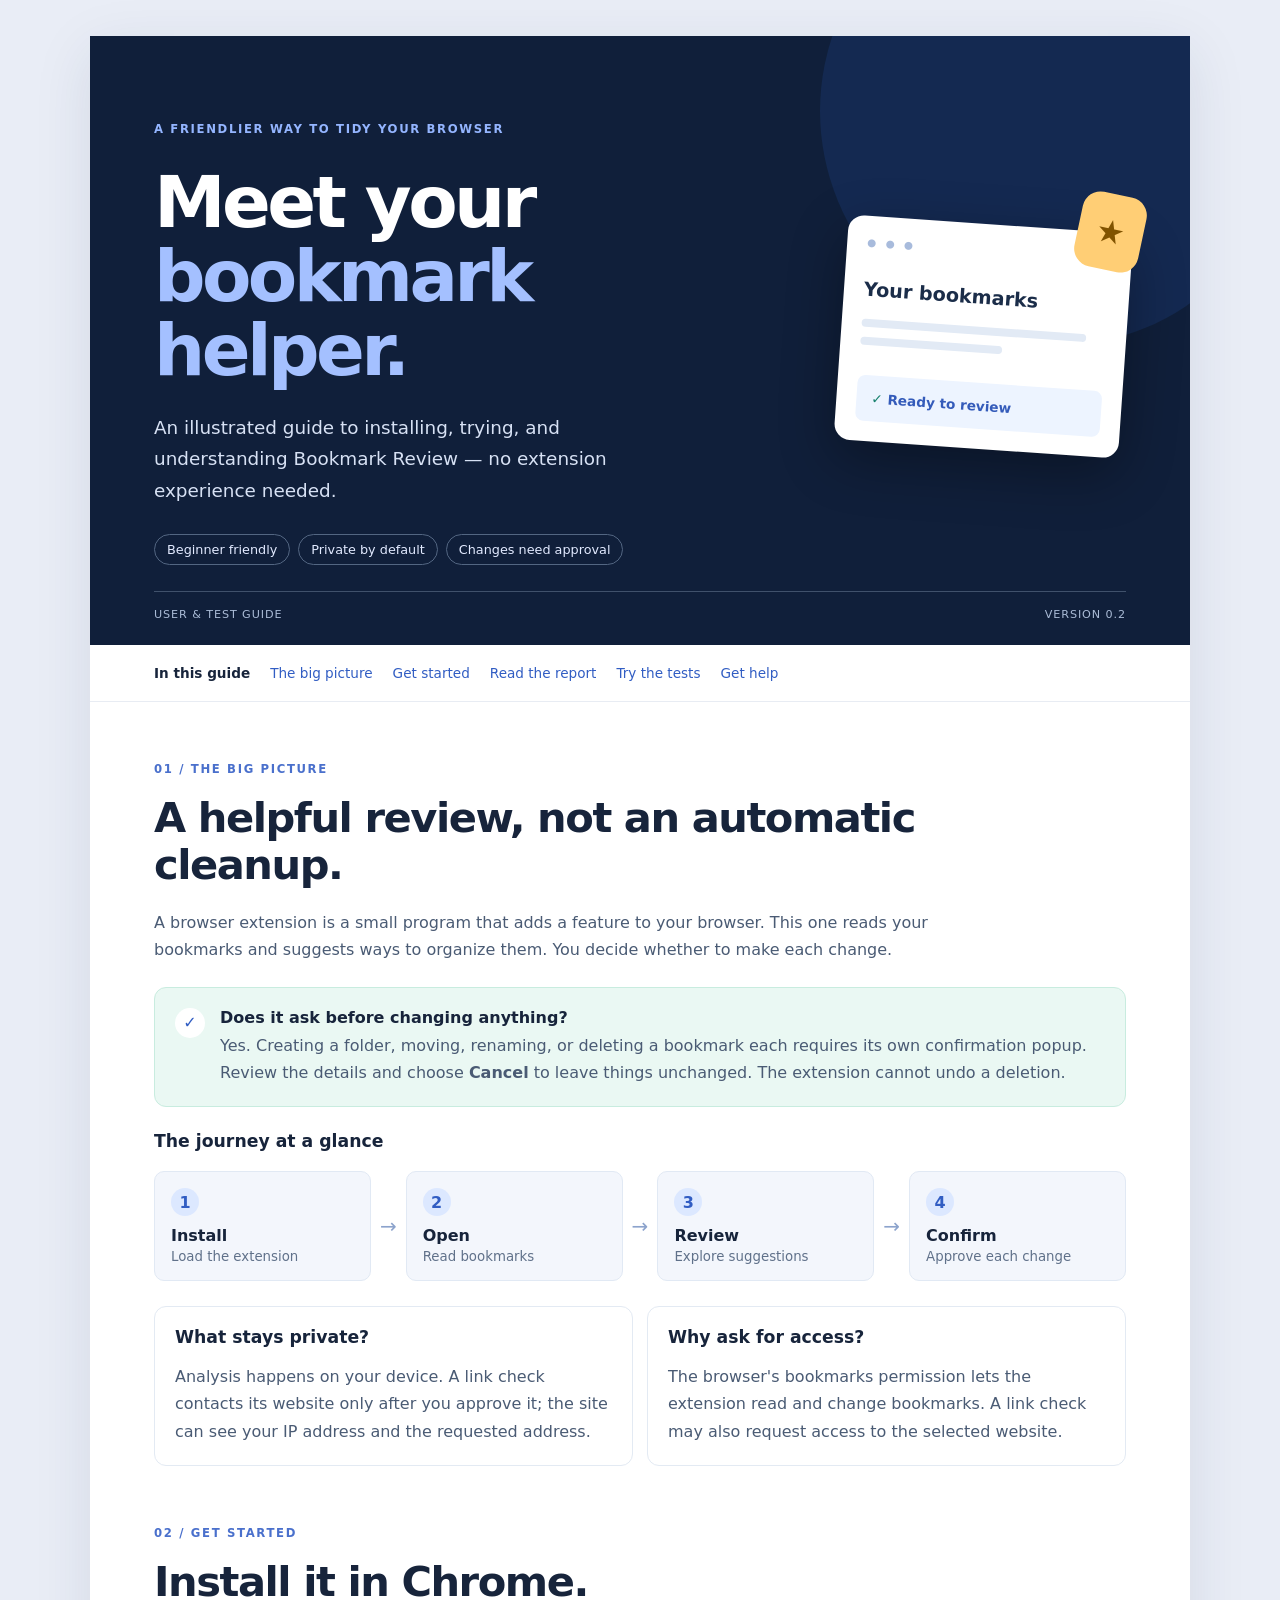
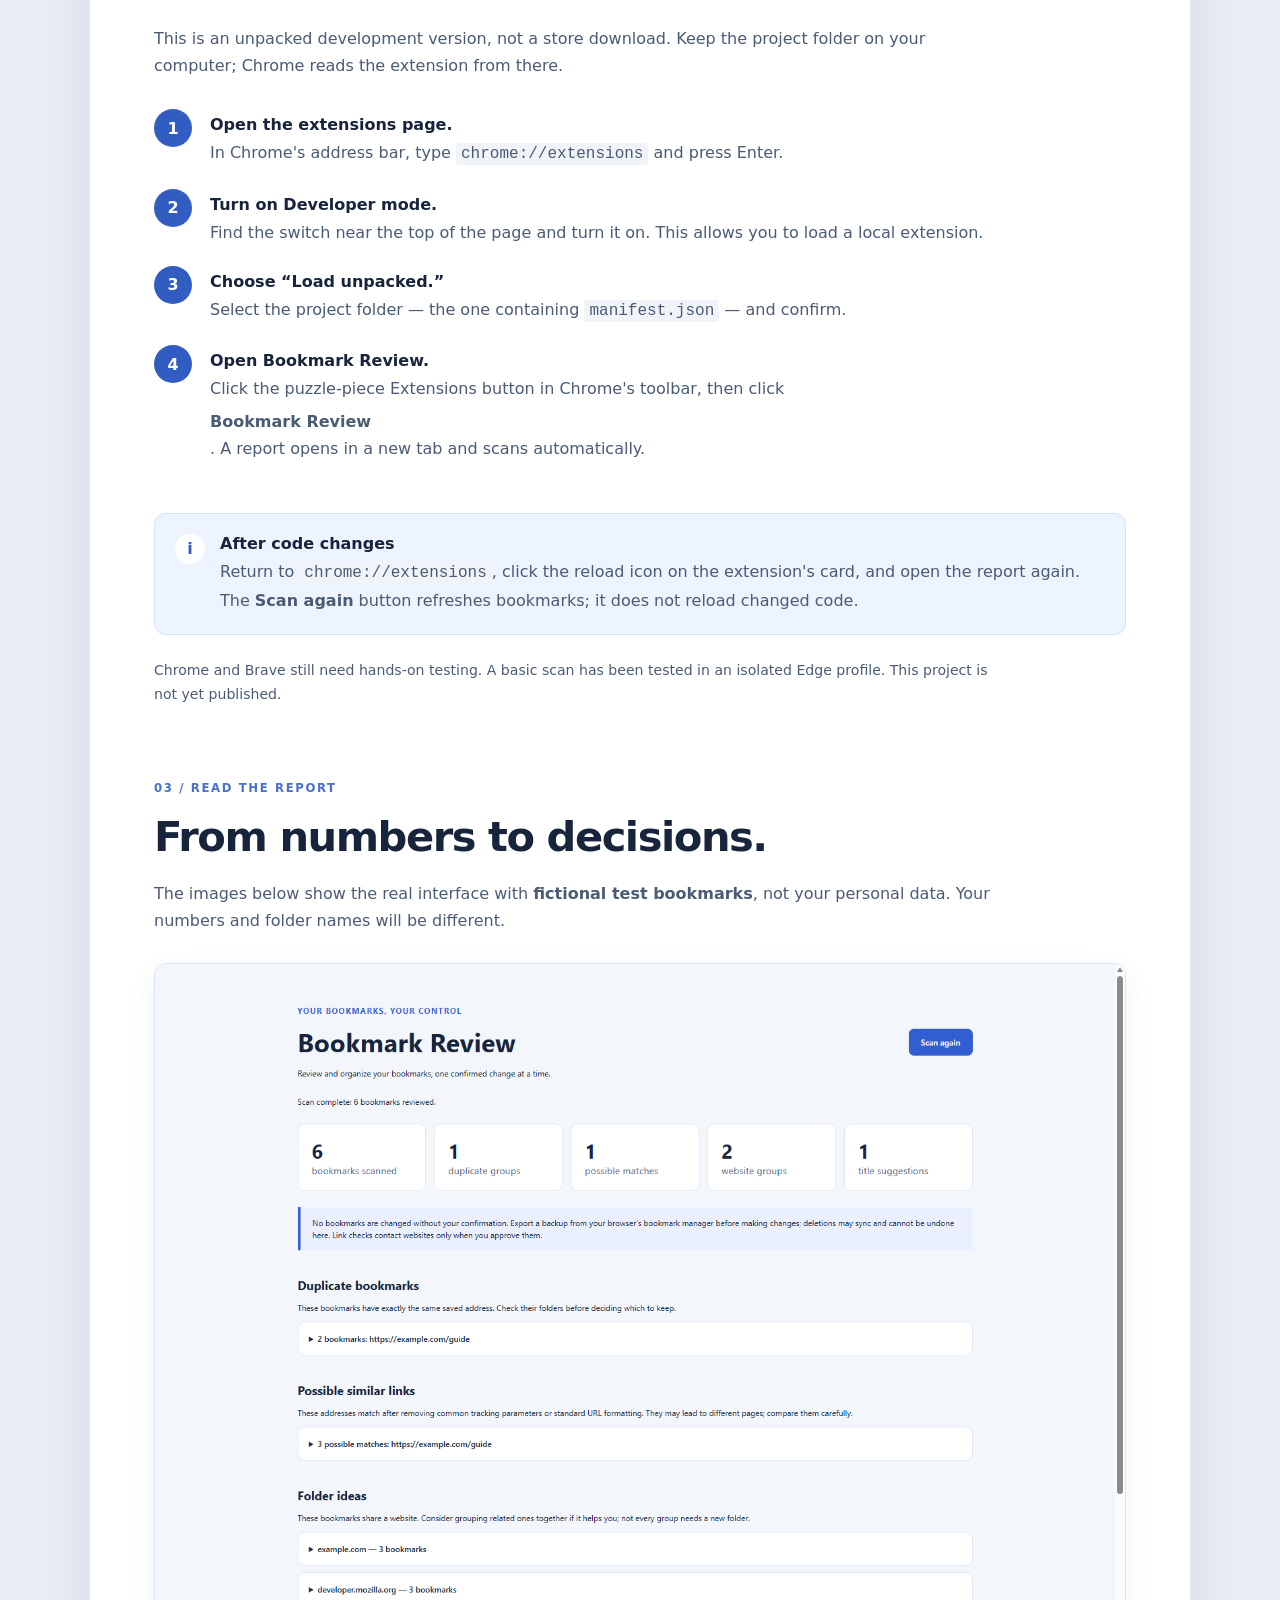
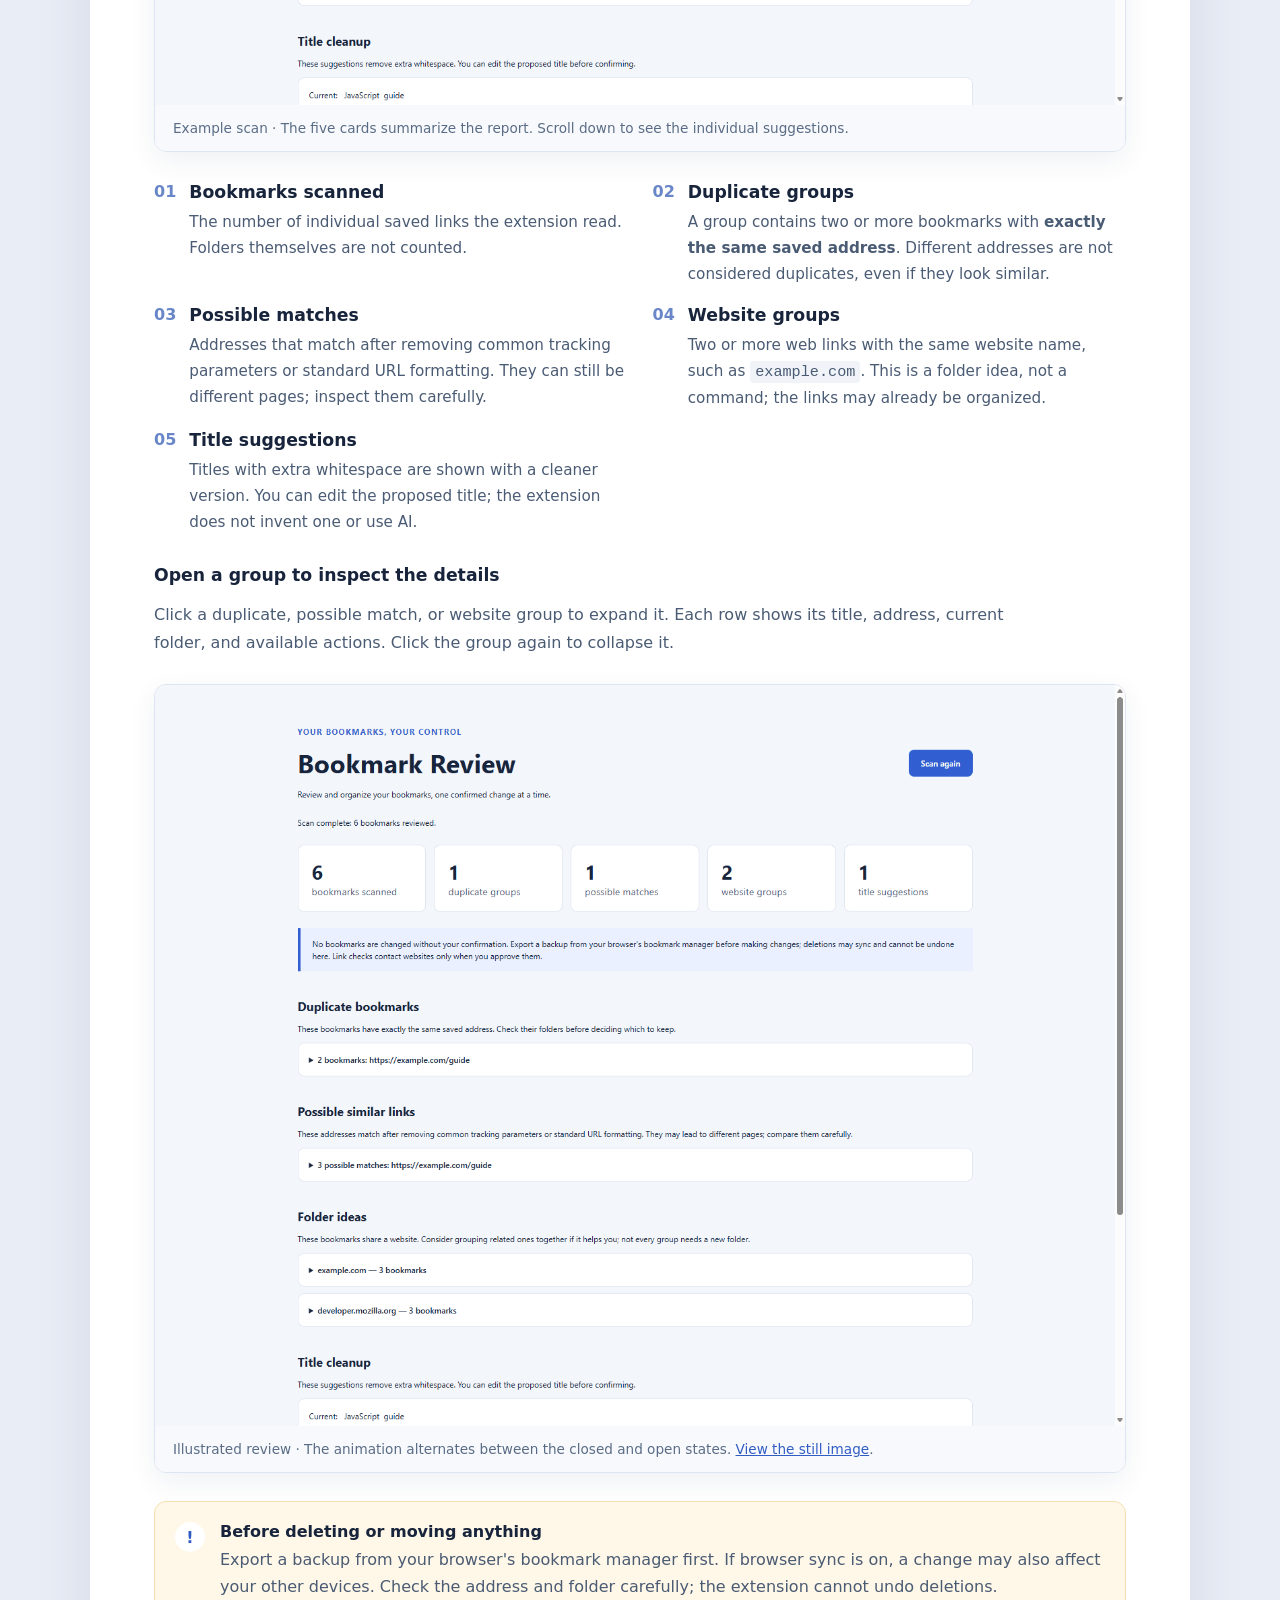
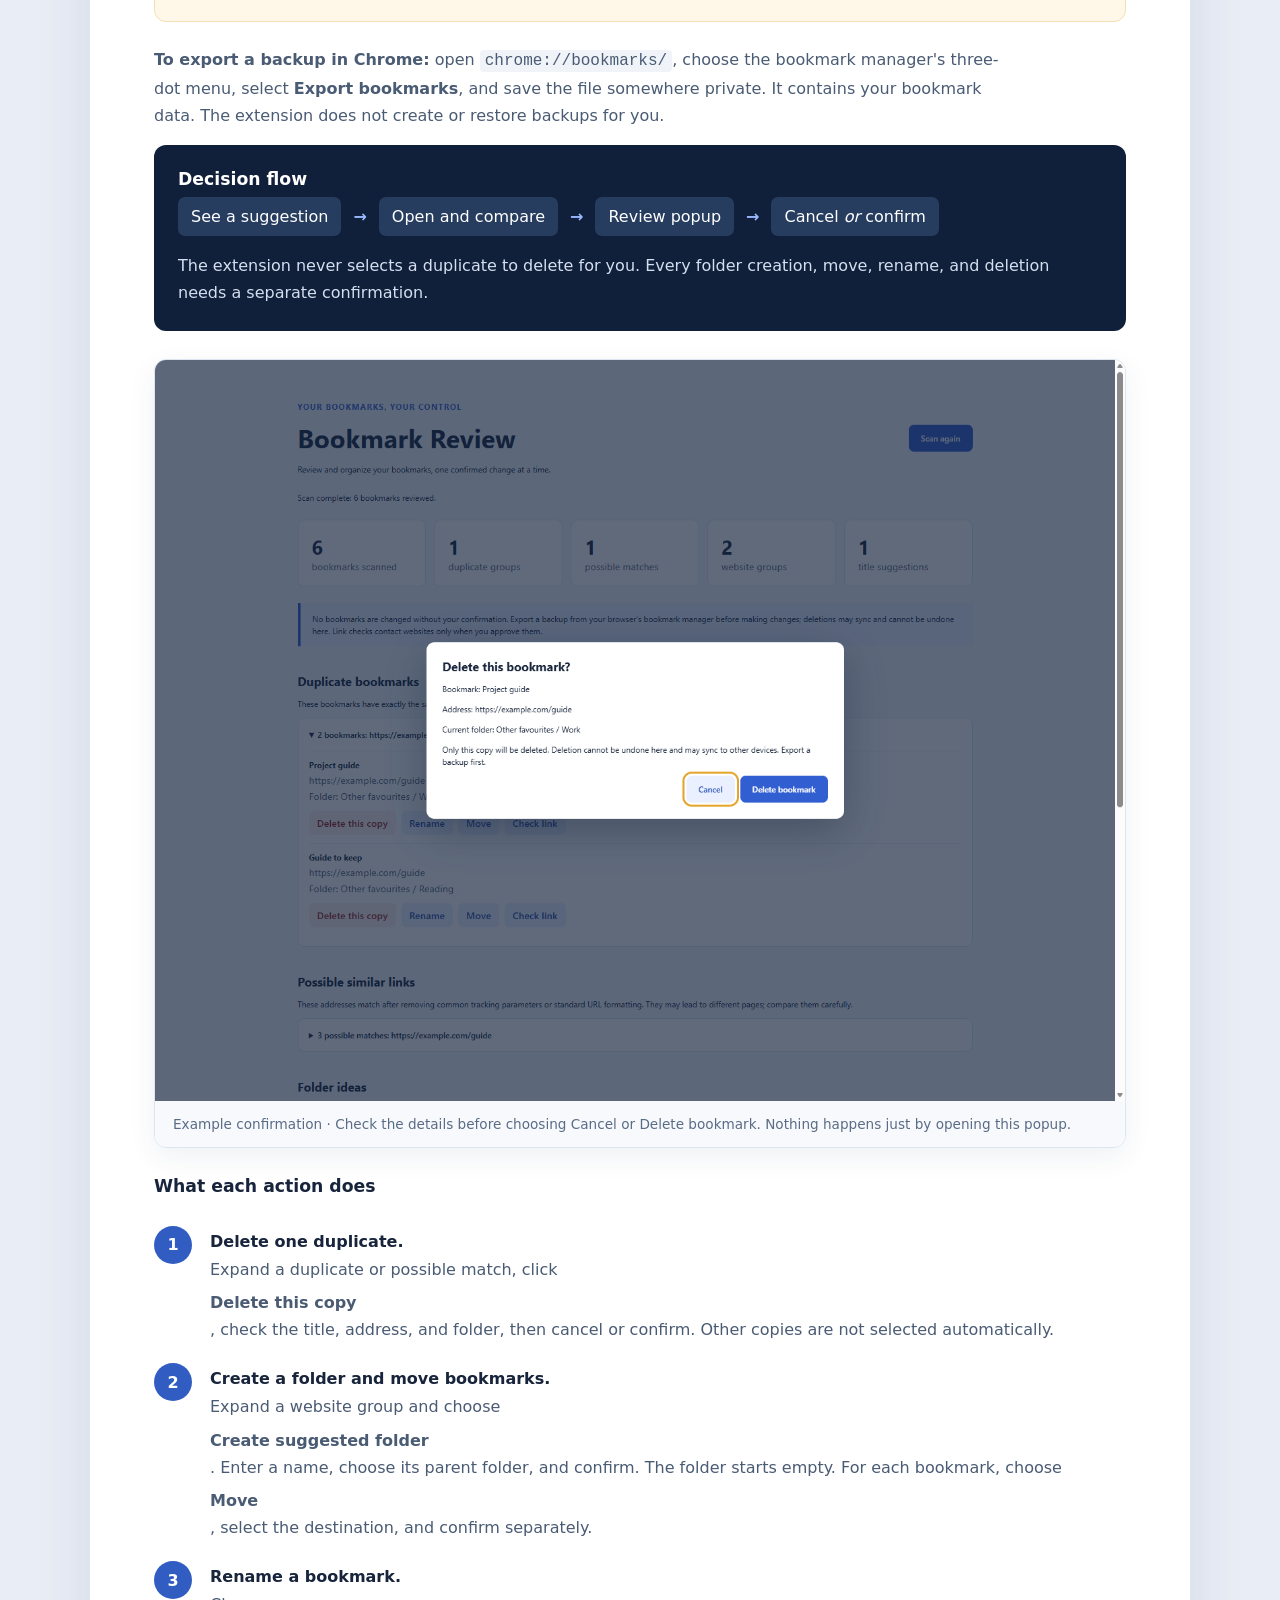
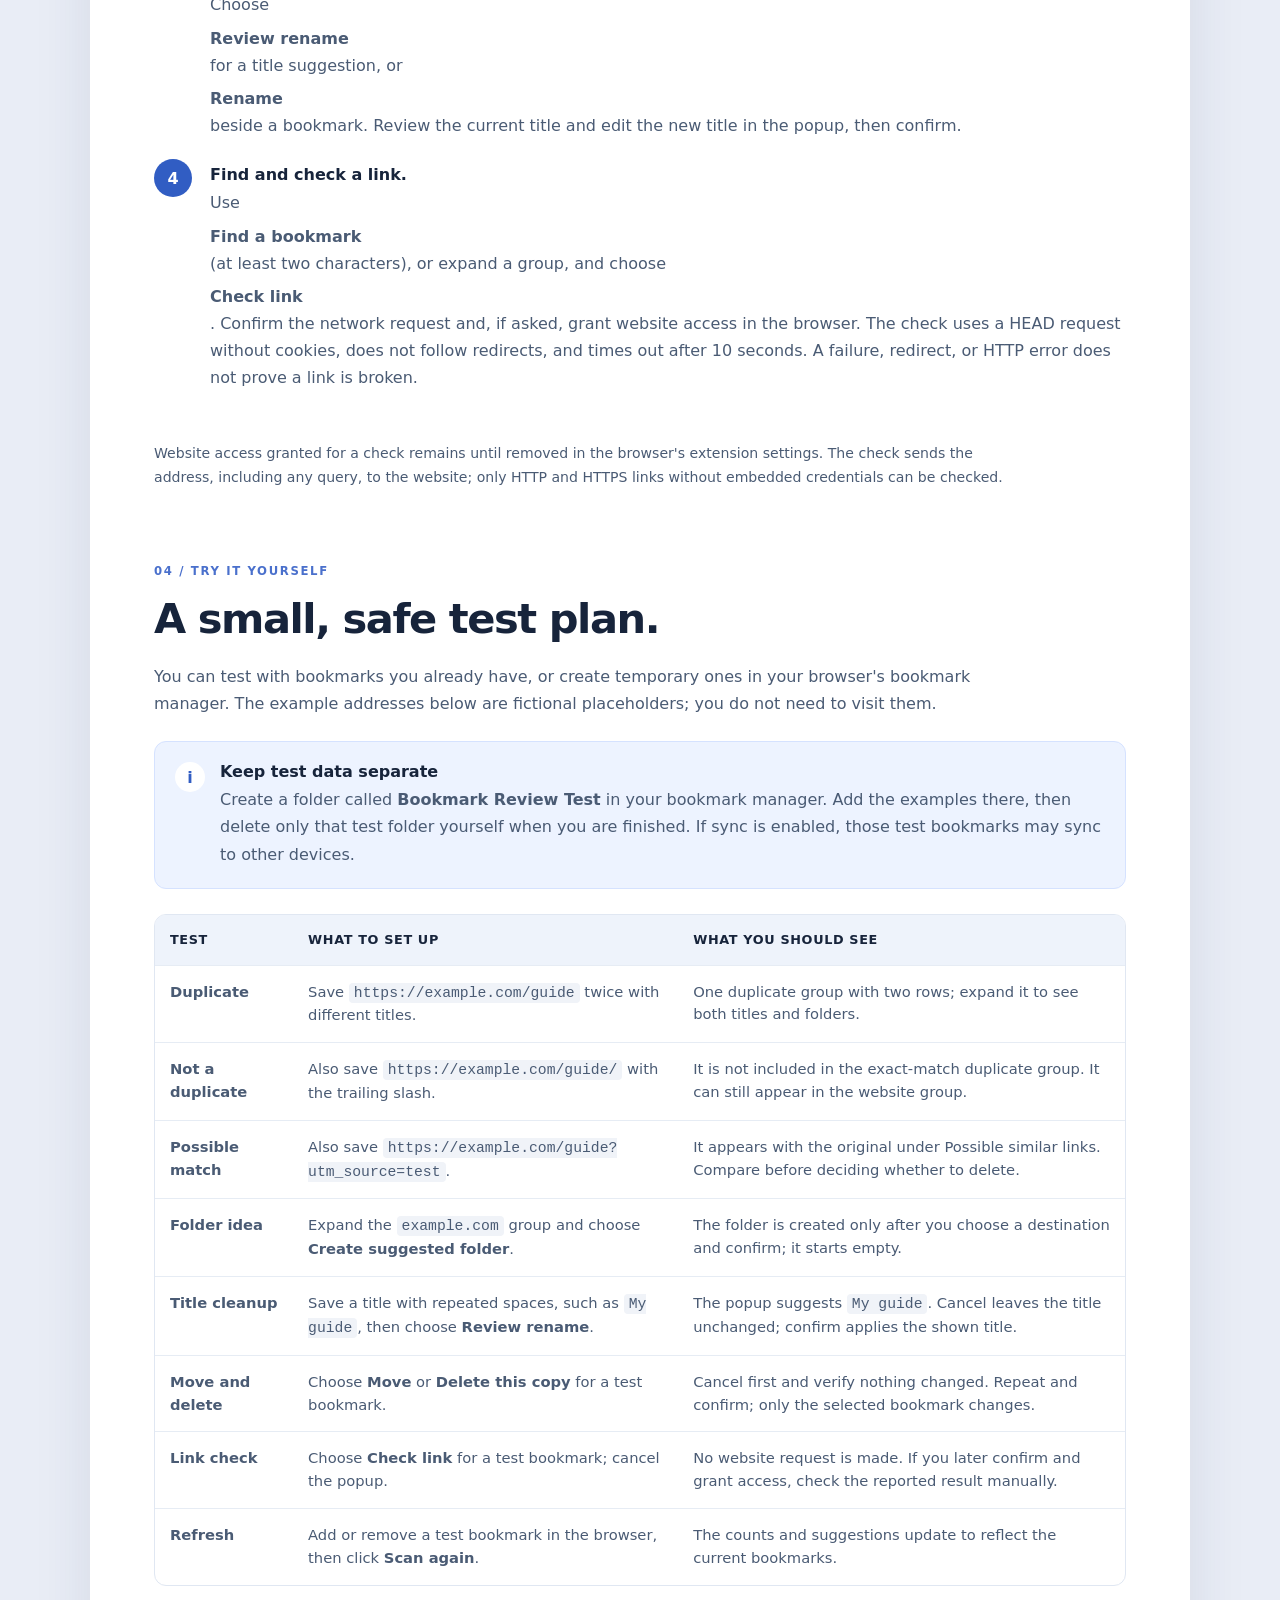
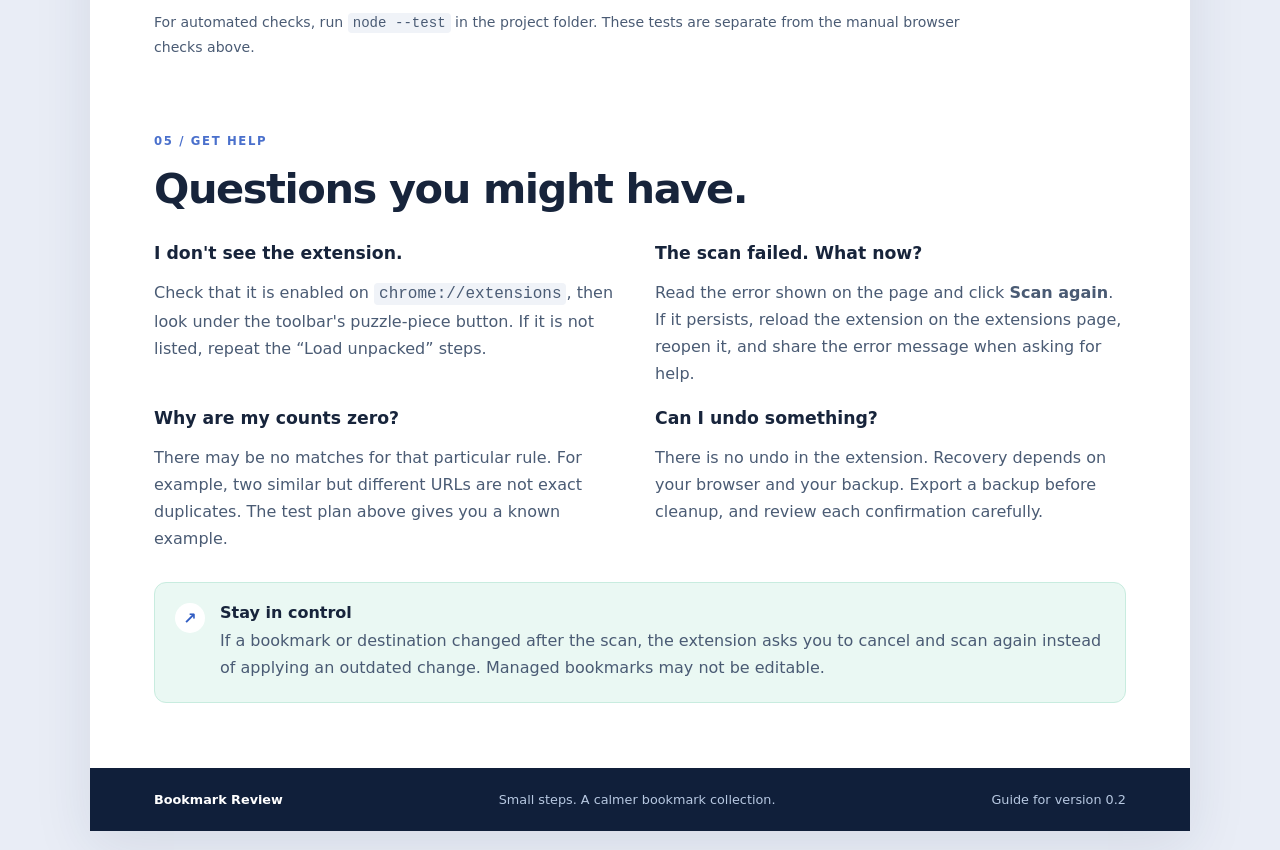
<file: docs/index.html>
<!doctype html>
<html lang="en">
<head>
  <meta charset="utf-8">
  <meta name="viewport" content="width=device-width, initial-scale=1">
  <title>Bookmark Review — Illustrated User &amp; Test Guide</title>
  <link rel="stylesheet" href="guide.css">
</head>
<body>
  <main>
    <header class="hero">
      <div class="hero-copy">
        <p class="eyebrow">A FRIENDLIER WAY TO TIDY YOUR BROWSER</p>
        <h1>Meet your<br><span>bookmark helper.</span></h1>
        <p class="lead">An illustrated guide to installing, trying, and understanding Bookmark Review — no extension experience needed.</p>
        <div class="hero-pills"><span>Beginner friendly</span><span>Private by default</span><span>Changes need approval</span></div>
      </div>
      <div class="hero-art" aria-hidden="true">
        <div class="art-window"><div class="art-dots">● ● ●</div><div class="art-heading">Your bookmarks</div><div class="art-line wide"></div><div class="art-line"></div><div class="art-card"><span>✓</span> Ready to review</div></div>
        <div class="art-bookmark">★</div>
      </div>
      <div class="hero-footer">USER &amp; TEST GUIDE <span>VERSION 0.2</span></div>
    </header>

    <nav class="contents" aria-label="Guide contents">
      <strong>In this guide</strong>
      <a href="#overview">The big picture</a><a href="#install">Get started</a><a href="#report">Read the report</a><a href="#test">Try the tests</a><a href="#help">Get help</a>
    </nav>

    <section id="overview">
      <p class="kicker">01 / THE BIG PICTURE</p>
      <h2>A helpful review, not an automatic cleanup.</h2>
      <p>A browser extension is a small program that adds a feature to your browser. This one reads your bookmarks and suggests ways to organize them. You decide whether to make each change.</p>
      <div class="callout safety"><span class="callout-icon">✓</span><div><strong>Does it ask before changing anything?</strong><p>Yes. Creating a folder, moving, renaming, or deleting a bookmark each requires its own confirmation popup. Review the details and choose <strong>Cancel</strong> to leave things unchanged. The extension cannot undo a deletion.</p></div></div>
      <h3>The journey at a glance</h3>
      <div class="flow" aria-label="Flow: install, open, review, decide">
        <div><b>1</b><strong>Install</strong><small>Load the extension</small></div><span class="arrow" aria-hidden="true">→</span>
        <div><b>2</b><strong>Open</strong><small>Read bookmarks</small></div><span class="arrow" aria-hidden="true">→</span>
        <div><b>3</b><strong>Review</strong><small>Explore suggestions</small></div><span class="arrow" aria-hidden="true">→</span>
        <div><b>4</b><strong>Confirm</strong><small>Approve each change</small></div>
      </div>
      <div class="two-col">
        <div class="mini-card"><h3>What stays private?</h3><p>Analysis happens on your device. A link check contacts its website only after you approve it; the site can see your IP address and the requested address.</p></div>
        <div class="mini-card"><h3>Why ask for access?</h3><p>The browser's bookmarks permission lets the extension read and change bookmarks. A link check may also request access to the selected website.</p></div>
      </div>
    </section>

    <section id="install">
      <p class="kicker">02 / GET STARTED</p>
      <h2>Install it in Chrome.</h2>
      <p>This is an unpacked development version, not a store download. Keep the project folder on your computer; Chrome reads the extension from there.</p>
      <ol class="steps">
        <li><div><strong>Open the extensions page.</strong><p>In Chrome's address bar, type <code>chrome://extensions</code> and press Enter.</p></div></li>
        <li><div><strong>Turn on Developer mode.</strong><p>Find the switch near the top of the page and turn it on. This allows you to load a local extension.</p></div></li>
        <li><div><strong>Choose “Load unpacked.”</strong><p>Select the project folder — the one containing <code>manifest.json</code> — and confirm.</p></div></li>
        <li><div><strong>Open Bookmark Review.</strong><p>Click the puzzle-piece Extensions button in Chrome's toolbar, then click <strong>Bookmark Review</strong>. A report opens in a new tab and scans automatically.</p></div></li>
      </ol>
      <div class="callout note"><span class="callout-icon">i</span><div><strong>After code changes</strong><p>Return to <code>chrome://extensions</code>, click the reload icon on the extension's card, and open the report again. The <strong>Scan again</strong> button refreshes bookmarks; it does not reload changed code.</p></div></div>
      <p class="fine">Chrome and Brave still need hands-on testing. A basic scan has been tested in an isolated Edge profile. This project is not yet published.</p>
    </section>

    <section id="report">
      <p class="kicker">03 / READ THE REPORT</p>
      <h2>From numbers to decisions.</h2>
      <p>The images below show the real interface with <strong>fictional test bookmarks</strong>, not your personal data. Your numbers and folder names will be different.</p>
      <figure class="screenshot">
        <img src="images/dashboard.png" alt="Example report showing six fictional bookmarks, one duplicate group, one possible match, two website groups, and one title suggestion.">
        <figcaption>Example scan · The five cards summarize the report. Scroll down to see the individual suggestions.</figcaption>
      </figure>
      <div class="legend">
        <article><span>01</span><div><h3>Bookmarks scanned</h3><p>The number of individual saved links the extension read. Folders themselves are not counted.</p></div></article>
        <article><span>02</span><div><h3>Duplicate groups</h3><p>A group contains two or more bookmarks with <strong>exactly the same saved address</strong>. Different addresses are not considered duplicates, even if they look similar.</p></div></article>
        <article><span>03</span><div><h3>Possible matches</h3><p>Addresses that match after removing common tracking parameters or standard URL formatting. They can still be different pages; inspect them carefully.</p></div></article>
        <article><span>04</span><div><h3>Website groups</h3><p>Two or more web links with the same website name, such as <code>example.com</code>. This is a folder idea, not a command; the links may already be organized.</p></div></article>
        <article><span>05</span><div><h3>Title suggestions</h3><p>Titles with extra whitespace are shown with a cleaner version. You can edit the proposed title; the extension does not invent one or use AI.</p></div></article>
      </div>
      <h3>Open a group to inspect the details</h3>
      <p>Click a duplicate, possible match, or website group to expand it. Each row shows its title, address, current folder, and available actions. Click the group again to collapse it.</p>
      <figure class="screenshot animation">
        <picture><source media="(prefers-reduced-motion: reduce)" srcset="images/expanded.png"><img src="images/review-flow.gif" alt="A duplicate group opens to reveal two fictional bookmarks and their folders."></picture>
        <figcaption>Illustrated review · The animation alternates between the closed and open states. <a href="images/expanded.png">View the still image</a>.</figcaption>
      </figure>
      <div class="callout warning"><span class="callout-icon">!</span><div><strong>Before deleting or moving anything</strong><p>Export a backup from your browser's bookmark manager first. If browser sync is on, a change may also affect your other devices. Check the address and folder carefully; the extension cannot undo deletions.</p></div></div>
      <p><strong>To export a backup in Chrome:</strong> open <code>chrome://bookmarks/</code>, choose the bookmark manager's three-dot menu, select <strong>Export bookmarks</strong>, and save the file somewhere private. It contains your bookmark data. The extension does not create or restore backups for you.</p>
      <div class="decision">
        <h3>Decision flow</h3>
        <div class="decision-row"><span>See a suggestion</span><b>→</b><span>Open and compare</span><b>→</b><span>Review popup</span><b>→</b><span>Cancel <em>or</em> confirm</span></div>
        <p>The extension never selects a duplicate to delete for you. Every folder creation, move, rename, and deletion needs a separate confirmation.</p>
      </div>
      <figure class="screenshot">
        <img src="images/confirmation.png" alt="Example delete confirmation listing a fictional bookmark's title, address, and folder, with Cancel and Delete bookmark buttons.">
        <figcaption>Example confirmation · Check the details before choosing Cancel or Delete bookmark. Nothing happens just by opening this popup.</figcaption>
      </figure>
      <h3>What each action does</h3>
      <ol class="steps">
        <li><div><strong>Delete one duplicate.</strong><p>Expand a duplicate or possible match, click <strong>Delete this copy</strong>, check the title, address, and folder, then cancel or confirm. Other copies are not selected automatically.</p></div></li>
        <li><div><strong>Create a folder and move bookmarks.</strong><p>Expand a website group and choose <strong>Create suggested folder</strong>. Enter a name, choose its parent folder, and confirm. The folder starts empty. For each bookmark, choose <strong>Move</strong>, select the destination, and confirm separately.</p></div></li>
        <li><div><strong>Rename a bookmark.</strong><p>Choose <strong>Review rename</strong> for a title suggestion, or <strong>Rename</strong> beside a bookmark. Review the current title and edit the new title in the popup, then confirm.</p></div></li>
        <li><div><strong>Find and check a link.</strong><p>Use <strong>Find a bookmark</strong> (at least two characters), or expand a group, and choose <strong>Check link</strong>. Confirm the network request and, if asked, grant website access in the browser. The check uses a HEAD request without cookies, does not follow redirects, and times out after 10 seconds. A failure, redirect, or HTTP error does not prove a link is broken.</p></div></li>
      </ol>
      <p class="fine">Website access granted for a check remains until removed in the browser's extension settings. The check sends the address, including any query, to the website; only HTTP and HTTPS links without embedded credentials can be checked.</p>
    </section>

    <section id="test">
      <p class="kicker">04 / TRY IT YOURSELF</p>
      <h2>A small, safe test plan.</h2>
      <p>You can test with bookmarks you already have, or create temporary ones in your browser's bookmark manager. The example addresses below are fictional placeholders; you do not need to visit them.</p>
      <div class="callout note"><span class="callout-icon">i</span><div><strong>Keep test data separate</strong><p>Create a folder called <strong>Bookmark Review Test</strong> in your bookmark manager. Add the examples there, then delete only that test folder yourself when you are finished. If sync is enabled, those test bookmarks may sync to other devices.</p></div></div>
      <div class="table-wrap">
        <table>
          <thead><tr><th>Test</th><th>What to set up</th><th>What you should see</th></tr></thead>
          <tbody>
            <tr><td><strong>Duplicate</strong></td><td>Save <code>https://example.com/guide</code> twice with different titles.</td><td>One duplicate group with two rows; expand it to see both titles and folders.</td></tr>
            <tr><td><strong>Not a duplicate</strong></td><td>Also save <code>https://example.com/guide/</code> with the trailing slash.</td><td>It is not included in the exact-match duplicate group. It can still appear in the website group.</td></tr>
            <tr><td><strong>Possible match</strong></td><td>Also save <code>https://example.com/guide?utm_source=test</code>.</td><td>It appears with the original under Possible similar links. Compare before deciding whether to delete.</td></tr>
            <tr><td><strong>Folder idea</strong></td><td>Expand the <code>example.com</code> group and choose <strong>Create suggested folder</strong>.</td><td>The folder is created only after you choose a destination and confirm; it starts empty.</td></tr>
            <tr><td><strong>Title cleanup</strong></td><td>Save a title with repeated spaces, such as <code>My  guide</code>, then choose <strong>Review rename</strong>.</td><td>The popup suggests <code>My guide</code>. Cancel leaves the title unchanged; confirm applies the shown title.</td></tr>
            <tr><td><strong>Move and delete</strong></td><td>Choose <strong>Move</strong> or <strong>Delete this copy</strong> for a test bookmark.</td><td>Cancel first and verify nothing changed. Repeat and confirm; only the selected bookmark changes.</td></tr>
            <tr><td><strong>Link check</strong></td><td>Choose <strong>Check link</strong> for a test bookmark; cancel the popup.</td><td>No website request is made. If you later confirm and grant access, check the reported result manually.</td></tr>
            <tr><td><strong>Refresh</strong></td><td>Add or remove a test bookmark in the browser, then click <strong>Scan again</strong>.</td><td>The counts and suggestions update to reflect the current bookmarks.</td></tr>
          </tbody>
        </table>
      </div>
      <p class="fine">For automated checks, run <code>node --test</code> in the project folder. These tests are separate from the manual browser checks above.</p>
    </section>

    <section id="help">
      <p class="kicker">05 / GET HELP</p>
      <h2>Questions you might have.</h2>
      <div class="faq">
        <article><h3>I don't see the extension.</h3><p>Check that it is enabled on <code>chrome://extensions</code>, then look under the toolbar's puzzle-piece button. If it is not listed, repeat the “Load unpacked” steps.</p></article>
        <article><h3>The scan failed. What now?</h3><p>Read the error shown on the page and click <strong>Scan again</strong>. If it persists, reload the extension on the extensions page, reopen it, and share the error message when asking for help.</p></article>
        <article><h3>Why are my counts zero?</h3><p>There may be no matches for that particular rule. For example, two similar but different URLs are not exact duplicates. The test plan above gives you a known example.</p></article>
        <article><h3>Can I undo something?</h3><p>There is no undo in the extension. Recovery depends on your browser and your backup. Export a backup before cleanup, and review each confirmation carefully.</p></article>
      </div>
      <div class="callout safety"><span class="callout-icon">↗</span><div><strong>Stay in control</strong><p>If a bookmark or destination changed after the scan, the extension asks you to cancel and scan again instead of applying an outdated change. Managed bookmarks may not be editable.</p></div></div>
    </section>
    <footer><strong>Bookmark Review</strong><span>Small steps. A calmer bookmark collection.</span><span>Guide for version 0.2</span></footer>
  </main>
</body>
</html>
</file>
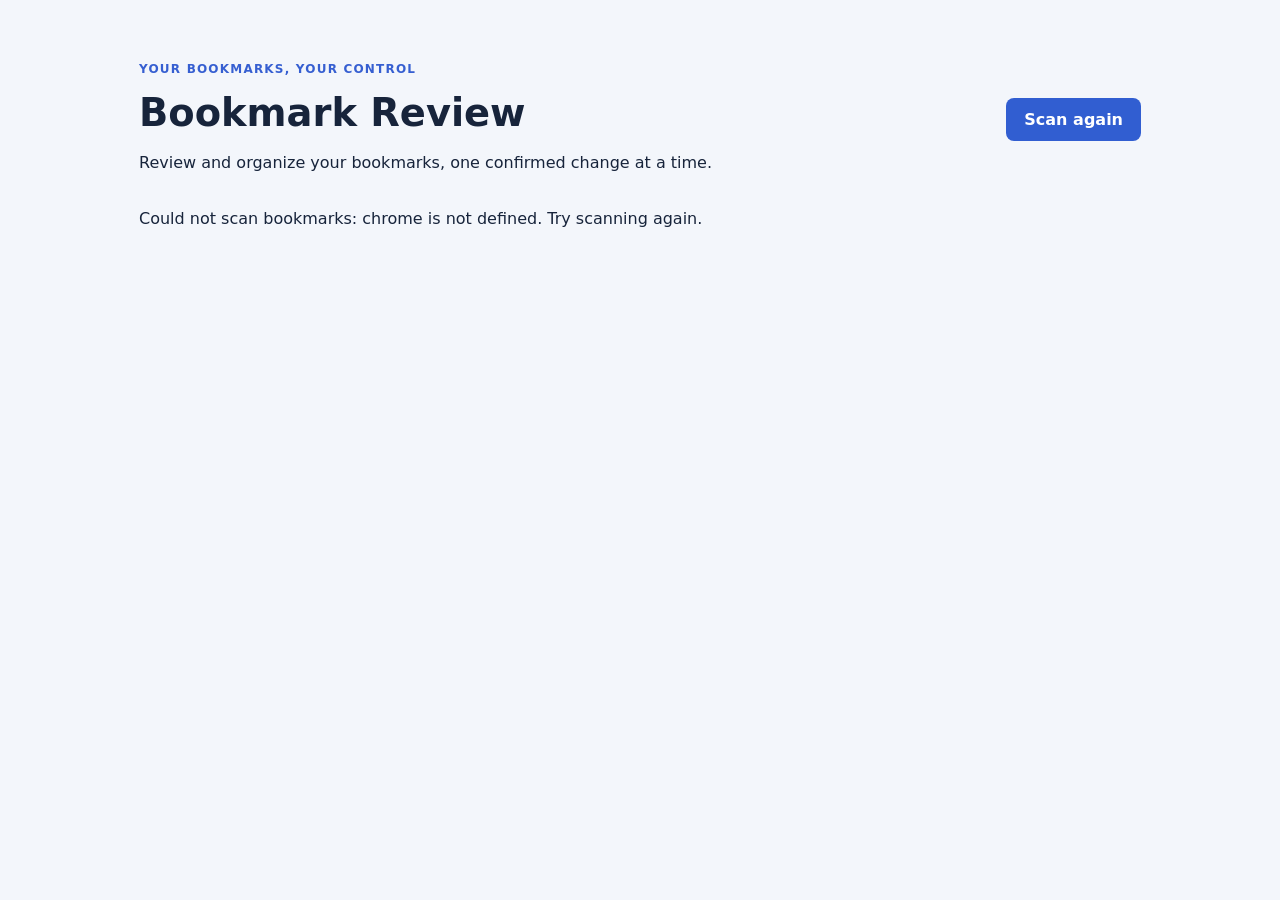
<file: dashboard.html>
<!doctype html>
<html lang="en">
<head>
  <meta charset="utf-8">
  <meta name="viewport" content="width=device-width, initial-scale=1">
  <title>Bookmark Review</title>
  <link rel="stylesheet" href="styles.css">
  <script src="analyzer.js" defer></script>
  <script src="dashboard.js" defer></script>
</head>
<body>
  <main>
    <header class="header">
      <div>
        <p class="eyebrow">YOUR BOOKMARKS, YOUR CONTROL</p>
        <h1>Bookmark Review</h1>
        <p>Review and organize your bookmarks, one confirmed change at a time.</p>
      </div>
      <button id="scan" type="button">Scan again</button>
    </header>

    <p id="status" role="status" aria-live="polite">Reading your bookmarks...</p>
    <div id="results" hidden>
      <section class="summary" aria-label="Scan summary">
        <div><strong id="bookmark-count">0</strong><span>bookmarks scanned</span></div>
        <div><strong id="duplicate-count">0</strong><span>duplicate groups</span></div>
        <div><strong id="similar-count">0</strong><span>possible matches</span></div>
        <div><strong id="folder-count">0</strong><span>website groups</span></div>
        <div><strong id="title-count">0</strong><span>title suggestions</span></div>
      </section>

      <p class="notice">No bookmarks are changed without your confirmation. Export a backup from your browser's bookmark manager before making changes; deletions may sync and cannot be undone here. Link checks contact websites only when you approve them.</p>

      <section>
        <h2>Duplicate bookmarks</h2>
        <p>These bookmarks have exactly the same saved address. Check their folders before deciding which to keep.</p>
        <div id="duplicates"></div>
      </section>
      <section>
        <h2>Possible similar links</h2>
        <p>These addresses match after removing common tracking parameters or standard URL formatting. They may lead to different pages; compare them carefully.</p>
        <div id="similar"></div>
      </section>
      <section>
        <h2>Folder ideas</h2>
        <p>These bookmarks share a website. Consider grouping related ones together if it helps you; not every group needs a new folder.</p>
        <div id="folders"></div>
      </section>
      <section>
        <h2>Title cleanup</h2>
        <p>These suggestions remove extra whitespace. You can edit the proposed title before confirming.</p>
        <div id="titles"></div>
      </section>
      <section>
        <h2>Find a bookmark</h2>
        <p>Search your bookmarks to rename, move, or check one link. Link checks are optional and contact the website after your approval.</p>
        <label for="search">Search titles, addresses, or folders</label>
        <input id="search" type="search" placeholder="Type to search">
        <p id="search-status" class="folder" role="status"></p>
        <div id="search-results"></div>
      </section>
    </div>
  </main>
  <p id="action-status" role="status" aria-live="polite"></p>
  <dialog id="confirmation" aria-labelledby="dialog-title" aria-describedby="dialog-details">
    <form id="confirmation-form">
      <h2 id="dialog-title"></h2>
      <div id="dialog-details"></div>
      <div id="dialog-fields"></div>
      <p id="dialog-error" role="alert"></p>
      <div class="dialog-actions">
        <button id="dialog-cancel" class="secondary" type="button">Cancel</button>
        <button id="dialog-confirm" type="submit">Confirm</button>
      </div>
    </form>
  </dialog>
</body>
</html>
</file>
<file: docs/guide.css>
:root { color-scheme: light; font-family: "Segoe UI", system-ui, sans-serif; color: #17243b; background: #e9edf6; }
* { box-sizing: border-box; }
html { scroll-behavior: smooth; }
body { margin: 0; }
main { max-width: 1100px; margin: 36px auto; background: #fff; box-shadow: 0 15px 55px #2033501a; }
.hero { position: relative; min-height: 480px; background: #101f3a; color: white; padding: 72px 64px 80px; display: flex; justify-content: space-between; overflow: hidden; }
.hero:before { content: ""; position: absolute; width: 470px; height: 470px; border-radius: 50%; background: #2b58b6; opacity: .18; right: -100px; top: -160px; }
.hero-copy { position: relative; max-width: 600px; z-index: 1; }
.eyebrow, .kicker { font-size: .73rem; font-weight: 800; letter-spacing: .14em; }
.eyebrow { color: #94b5ff; }
h1 { font-size: clamp(2.8rem, 6vw, 4.5rem); line-height: 1.03; letter-spacing: -.05em; margin: 25px 0; }
h1 span { color: #a4c0ff; }
.lead { color: #d7e1f4; font-size: 1.15rem; line-height: 1.7; max-width: 500px; }
.hero-pills { display: flex; flex-wrap: wrap; gap: 8px; margin-top: 28px; }
.hero-pills span { border: 1px solid #536682; border-radius: 99px; padding: 7px 12px; color: #e2eaff; font-size: .8rem; }
.hero-art { position: relative; width: 285px; align-self: center; flex-shrink: 0; margin-left: 24px; }
.art-window { transform: rotate(4deg); background: white; border-radius: 16px; padding: 20px; box-shadow: 0 18px 55px #0005; color: #1b2d49; }
.art-dots { color: #a8bbdc; letter-spacing: 3px; font-size: .65rem; }
.art-heading { font-weight: 800; font-size: 1.2rem; margin: 30px 0 18px; }
.art-line { height: 8px; width: 58%; background: #e2eaf5; border-radius: 8px; margin: 10px 0; }
.art-line.wide { width: 92%; }
.art-card { background: #edf4ff; border-radius: 8px; margin-top: 30px; padding: 15px; color: #345bba; font-size: .85rem; font-weight: 700; }
.art-card span { color: #15806c; }
.art-bookmark { position: absolute; right: -17px; top: -30px; background: #ffce75; border-radius: 18px; width: 65px; height: 76px; display: grid; place-items: center; color: #815300; font-size: 2rem; transform: rotate(12deg); }
.hero-footer { position: absolute; left: 64px; right: 64px; bottom: 24px; display: flex; justify-content: space-between; border-top: 1px solid #40516b; padding-top: 16px; color: #aabbd6; font-size: .7rem; letter-spacing: .08em; }
.contents { padding: 20px 64px; display: flex; gap: 20px; align-items: center; flex-wrap: wrap; border-bottom: 1px solid #e8ecf3; font-size: .85rem; }
a { color: #315dc3; }
.contents a { text-decoration: none; }
section { padding: 58px 64px 0; }
.kicker { color: #4a70cc; margin: 0 0 14px; }
h2 { font-size: clamp(1.9rem, 4vw, 2.6rem); letter-spacing: -.035em; line-height: 1.14; margin: 0 0 20px; max-width: 800px; }
h3 { font-size: 1.08rem; margin: 0 0 8px; }
p { line-height: 1.7; color: #4a5b74; }
section > p:not(.kicker) { max-width: 850px; }
.callout { display: flex; align-items: flex-start; gap: 15px; border-radius: 12px; padding: 20px; margin: 24px 0; }
.callout p { margin: 5px 0 0; }
.safety { background: #eaf8f3; border: 1px solid #c8ecdf; }
.note { background: #edf3ff; border: 1px solid #d5e2ff; }
.warning { background: #fff7e7; border: 1px solid #f3dfb3; }
.callout-icon { flex: 0 0 30px; width: 30px; height: 30px; border-radius: 50%; background: white; display: grid; place-items: center; color: #315dc3; font-weight: 800; }
.flow { display: flex; gap: 9px; align-items: center; margin: 20px 0 25px; }
.flow div { flex: 1; background: #f3f6fc; border: 1px solid #e1e9f4; border-radius: 10px; padding: 16px; min-width: 0; }
.flow b { display: grid; place-items: center; width: 28px; height: 28px; background: #dce8ff; color: #315dc3; border-radius: 50%; margin-bottom: 10px; }
.flow strong, .flow small { display: block; }
.flow small { color: #60718a; margin-top: 4px; }
.arrow { color: #8ca3cc; font-size: 1.25rem; }
.two-col { display: grid; grid-template-columns: repeat(2, 1fr); gap: 14px; }
.mini-card { border: 1px solid #e3eaf3; border-radius: 12px; padding: 20px; }
.mini-card p { margin-bottom: 0; }
.steps { list-style: none; counter-reset: step; padding: 0; margin: 30px 0; }
.steps li { counter-increment: step; display: flex; gap: 18px; padding: 0 0 20px; }
.steps li:before { content: counter(step); flex: 0 0 38px; width: 38px; height: 38px; border-radius: 50%; display: grid; place-items: center; color: white; background: #315dc3; font-weight: 800; }
.steps strong { display: block; margin-top: 6px; }
.steps p { margin: 5px 0 0; }
code { font-family: Consolas, monospace; background: #f0f3f8; padding: 2px 5px; border-radius: 4px; overflow-wrap: anywhere; }
.fine { font-size: .88rem; }
.screenshot { margin: 28px 0; border: 1px solid #dce5f2; border-radius: 12px; overflow: hidden; box-shadow: 0 9px 28px #20335012; }
.screenshot img { display: block; width: 100%; height: auto; }
figcaption { padding: 13px 18px; background: #f7f9fd; font-size: .85rem; line-height: 1.5; color: #5a6c85; }
.legend { display: grid; grid-template-columns: repeat(2, 1fr); gap: 18px 25px; margin: 30px 0; }
.legend article { display: flex; gap: 13px; }
.legend article > span { font-weight: 800; color: #6886c8; }
.legend p { margin: 0; font-size: .95rem; }
.decision { padding: 24px; border-radius: 12px; background: #101f3a; color: white; }
.decision p { color: #d4dfef; margin-bottom: 0; }
.decision-row { display: flex; gap: 12px; flex-wrap: wrap; align-items: center; }
.decision-row span { padding: 10px 13px; border-radius: 7px; background: #263d60; }
.decision-row b { color: #9abaff; }
.table-wrap { overflow-x: auto; border: 1px solid #e0e7f2; border-radius: 12px; margin: 25px 0; }
table { border-collapse: collapse; width: 100%; text-align: left; }
th { background: #eef3fb; font-size: .8rem; text-transform: uppercase; letter-spacing: .05em; }
th, td { padding: 15px; vertical-align: top; border-bottom: 1px solid #e6ecf4; line-height: 1.55; }
td { color: #4a5b74; font-size: .92rem; }
tr:last-child td { border-bottom: 0; }
.faq { display: grid; grid-template-columns: repeat(2, 1fr); gap: 20px 30px; margin: 30px 0; }
.faq p { margin-bottom: 0; }
footer { margin-top: 65px; padding: 24px 64px; background: #101f3a; color: #b7c8e1; display: flex; gap: 15px; justify-content: space-between; flex-wrap: wrap; font-size: .8rem; }
footer strong { color: white; }
@media (max-width: 700px) {
  main { margin: 0; }
  .hero { padding: 48px 24px 85px; min-height: 0; }
  .hero-art { display: none; }
  .hero-footer { left: 24px; right: 24px; }
  .contents { padding: 20px 24px; gap: 12px; }
  section { padding: 42px 24px 0; }
  .two-col, .legend, .faq { grid-template-columns: 1fr; }
  .flow { flex-wrap: wrap; }
  .flow div { flex: 1 1 40%; }
  .flow .arrow { display: none; }
  footer { padding: 24px; }
}
@media print {
  @page { margin: 14mm; }
  html, body { background: white; }
  main { margin: 0; max-width: none; box-shadow: none; }
  .hero { min-height: 300px; padding: 32px 35px 62px; print-color-adjust: exact; -webkit-print-color-adjust: exact; }
  .hero-footer { left: 35px; right: 35px; }
  .contents { padding: 15px 35px; }
  section { padding: 24px 35px 0; }
  h2, h3 { break-after: avoid; }
  .callout, .decision, .flow div, th, footer { print-color-adjust: exact; -webkit-print-color-adjust: exact; }
  .callout, figure, .mini-card, .legend article, .steps li, tr, .faq article, .flow, .decision { break-inside: avoid; }
  .animation img { content: url("images/expanded.png"); }
  footer { margin-top: 30px; padding: 20px 35px; }
}
</file>
<file: styles.css>
:root {
  color-scheme: light;
  font-family: system-ui, -apple-system, "Segoe UI", sans-serif;
  color: #17243b;
  background: #f3f6fb;
}

* { box-sizing: border-box; }
body { margin: 0; }
main { max-width: 1050px; margin: auto; padding: 48px 24px 80px; }
.header { display: flex; justify-content: space-between; align-items: center; gap: 24px; }
.eyebrow { color: #365fd1; font-size: .75rem; font-weight: 700; letter-spacing: .1em; }
h1 { margin: 0; font-size: 2.4rem; }
h2 { margin-bottom: 6px; }
p { line-height: 1.5; }
button { background: #315ed1; border: 0; border-radius: 8px; color: white; cursor: pointer; font: inherit; font-weight: 600; padding: 12px 18px; white-space: nowrap; }
button:hover { background: #244cb2; }
button:disabled { cursor: wait; opacity: .6; }
button:focus-visible, summary:focus-visible, input:focus-visible, select:focus-visible { outline: 3px solid #e3a52a; outline-offset: 3px; }
.summary { display: grid; grid-template-columns: repeat(5, 1fr); gap: 12px; margin: 24px 0; }
.summary div, details, .title-card { background: white; border: 1px solid #dfe6f1; border-radius: 10px; }
.summary div { padding: 20px; }
.summary strong, .summary span { display: block; }
.summary strong { font-size: 1.8rem; }
.summary span, .folder, .url { color: #53627a; font-size: .9rem; }
.notice { background: #eaf0ff; border-left: 4px solid #315ed1; padding: 14px 18px; }
section:not(.summary) { margin-top: 40px; }
details { margin: 10px 0; }
summary { cursor: pointer; font-weight: 600; padding: 16px; overflow-wrap: anywhere; }
.bookmark-list { list-style: none; margin: 0; padding: 0 16px 16px; }
.bookmark-list li { border-top: 1px solid #edf0f5; padding: 12px 0; }
.bookmark-list strong, .url, .folder { display: block; overflow-wrap: anywhere; }
.url, .folder { margin-top: 4px; }
.title-card { margin: 10px 0; padding: 16px; }
.title-card p { margin: 0 0 6px; overflow-wrap: anywhere; }
.preserve-space { white-space: pre-wrap; }
.empty { color: #53627a; }
.row-actions, .dialog-actions { display: flex; flex-wrap: wrap; gap: 8px; margin-top: 12px; }
.row-actions button, .group-actions button, .title-card button { padding: 8px 12px; font-size: .9rem; }
.group-actions { padding: 0 16px 12px; }
.secondary { color: #244cb2; background: #eaf0ff; }
.secondary:hover { background: #d7e3ff; }
.danger { color: #9c2525; background: #fff0ef; }
.danger:hover { background: #ffdbd9; }
label { display: block; font-weight: 600; margin: 14px 0 6px; }
input, select { display: block; width: 100%; max-width: 100%; margin-top: 6px; padding: 10px; border: 1px solid #9cacc2; border-radius: 6px; background: white; color: #17243b; font: inherit; }
#search { max-width: 500px; }
dialog { border: 0; border-radius: 12px; max-width: 620px; width: calc(100% - 32px); padding: 24px; color: #17243b; box-shadow: 0 18px 60px #10203955; }
dialog::backdrop { background: #102039aa; }
dialog h2 { margin-top: 0; }
dialog p { overflow-wrap: anywhere; }
.dialog-actions { justify-content: flex-end; }
#dialog-error { color: #9c2525; font-weight: 600; }
#action-status:not(:empty) { position: sticky; bottom: 12px; max-width: 1000px; margin: 12px auto; padding: 12px 18px; border-radius: 8px; background: #17243b; color: white; box-shadow: 0 4px 20px #0003; }
@media (max-width: 700px) {
  main { padding: 24px 16px 48px; }
  .header { align-items: flex-start; flex-direction: column; }
  .summary { grid-template-columns: repeat(2, 1fr); }
}
</file>
